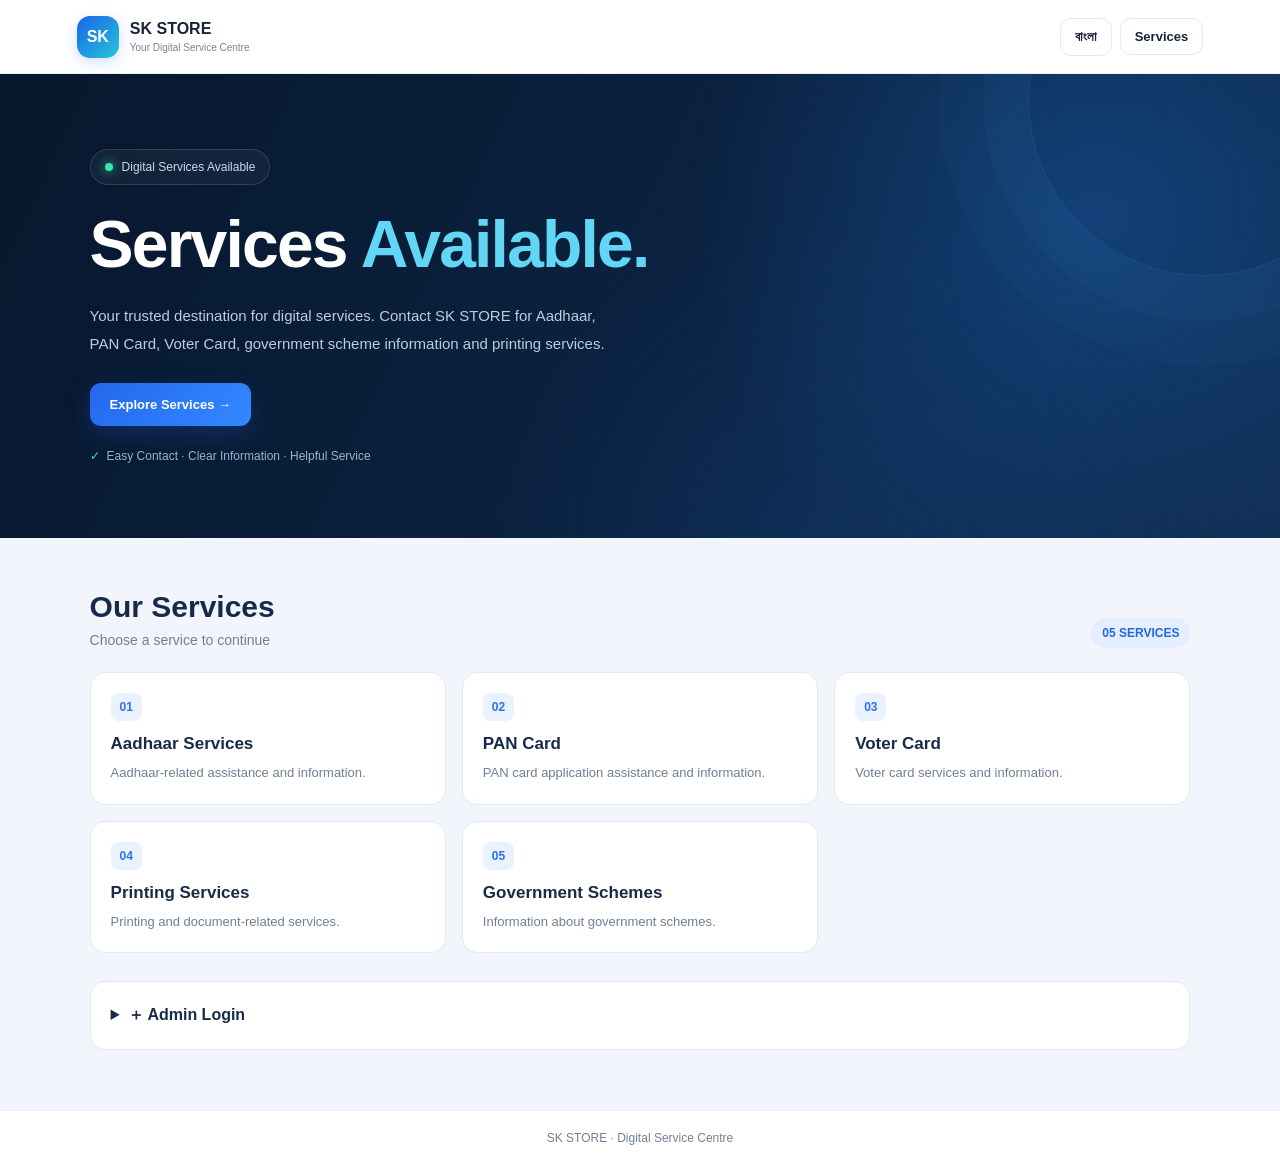
<file: service-list.html>
<!DOCTYPE html>
<html lang="en">
<head>
<meta charset="UTF-8">
<meta name="viewport" content="width=device-width, initial-scale=1.0">
<meta name="theme-color" content="#0b1d36">
<title>SK STORE | Digital Services</title>
<style>
:root{--navy:#091a31;--blue:#2875ee;--cyan:#62d7f5;--ink:#172b49;--muted:#6f7f95;--pale:#f2f6fc;--line:#e0e8f3}
*{box-sizing:border-box;margin:0;padding:0}body{font-family:Arial,Helvetica,sans-serif;color:#fff;background:#fff}a{color:inherit;text-decoration:none}
.navbar{height:74px;padding:0 6%;display:flex;align-items:center;justify-content:space-between;background:#fff;border-bottom:1px solid #edf0f5;gap:12px}.brand{display:flex;align-items:center;gap:11px;color:#172337}.logo{width:42px;height:42px;border-radius:13px;display:grid;place-items:center;color:#fff;font-weight:800;background:linear-gradient(135deg,#1764e8,#28c5db);box-shadow:0 4px 15px #1764e833}.brand-name{font-size:16px;font-weight:800}.brand-sub{font-size:10px;color:#7b8494;margin-top:4px}.nav-actions{display:flex;gap:8px;align-items:center}.nav-btn{padding:10px 14px;border:1px solid #e5e9f0;border-radius:11px;background:white;color:#182337;font-size:13px;font-weight:700;cursor:pointer}
.hero{min-height:440px;padding:75px 7%;display:flex;align-items:center;position:relative;overflow:hidden;background:radial-gradient(circle at 85% 30%,#1866be66,transparent 35%),radial-gradient(circle at 65% 100%,#1556a033,transparent 35%),linear-gradient(115deg,#07172d,#0b2342 58%,#102e53)}.hero:before{content:"";position:absolute;width:350px;height:350px;border:1px solid #64b4ff22;border-radius:50%;right:-100px;top:-150px;box-shadow:0 0 0 45px #64b4ff08,0 0 0 90px #64b4ff05}.hero-content{position:relative;max-width:720px}.eyebrow{display:inline-flex;align-items:center;gap:9px;padding:10px 14px;margin-bottom:23px;border:1px solid #ffffff20;border-radius:30px;background:#ffffff0b;color:#c9d8ee;font-size:12px}.dot{width:8px;height:8px;border-radius:50%;background:#38e6b0;box-shadow:0 0 12px #38e6b0}h1{font-size:clamp(42px,6vw,66px);line-height:1.12;letter-spacing:-1.8px;margin-bottom:20px;font-weight:800}h1 span{color:var(--cyan)}.description{max-width:520px;color:#bdcce0;font-size:15px;line-height:1.85;margin-bottom:26px}.primary,.secondary{display:inline-flex;align-items:center;justify-content:center;padding:14px 20px;border-radius:11px;font-size:13px;font-weight:700;cursor:pointer}.primary{background:linear-gradient(135deg,#2468ed,#3289ff);color:white;box-shadow:0 8px 25px #2563eb3d}.secondary{margin-left:8px;color:white;background:#ffffff12;border:1px solid #ffffff30}.note{margin-top:23px;color:#9fb2ca;font-size:12px}.note span{color:#43e3b0;margin-right:7px}
.services{background:var(--pale);color:var(--ink);padding:52px 7% 60px;min-height:300px}.section-top{display:flex;align-items:end;justify-content:space-between;gap:15px;margin-bottom:24px}.section-top h2{font-size:30px;margin-bottom:8px}.section-top p{font-size:14px;color:var(--muted)}.count{font-size:12px;color:#2468db;font-weight:700;background:#e4eeff;padding:8px 11px;border-radius:20px;white-space:nowrap}.service-list{display:grid;grid-template-columns:repeat(3,minmax(0,1fr));gap:16px}.service-card{min-width:0;background:white;border:1px solid var(--line);border-radius:15px;padding:20px;transition:transform .2s,box-shadow .2s}.service-card:hover{transform:translateY(-3px);box-shadow:0 10px 28px #152d4d12}.service-number{display:inline-block;color:#2875ee;background:#eaf1ff;border-radius:8px;padding:7px 9px;font-size:12px;font-weight:800}.service-card h3{font-size:17px;margin:13px 0 8px;overflow-wrap:anywhere}.service-card p{color:var(--muted);font-size:13px;line-height:1.65;overflow-wrap:anywhere}.service-link{display:inline-block;color:#2165dc;font-size:13px;font-weight:700;margin-top:14px;overflow-wrap:anywhere}
.admin{margin-top:28px;padding:20px;background:#fff;border:1px solid var(--line);border-radius:15px}.admin summary{cursor:pointer;font-weight:700;color:var(--ink);padding:3px 0}.admin-help{font-size:13px;color:var(--muted);margin:10px 0 16px;line-height:1.6}.form-grid{display:grid;grid-template-columns:repeat(2,minmax(0,1fr));gap:12px}.field{display:flex;flex-direction:column;gap:6px}.field label{font-size:12px;font-weight:700;color:#52647c}.field input,.field textarea{width:100%;border:1px solid #dce4ef;border-radius:9px;padding:11px 12px;font:inherit;font-size:14px;color:var(--ink);background:#fff}.field textarea{resize:vertical;min-height:70px}.wide{grid-column:1/-1}.form-actions{display:flex;gap:10px;flex-wrap:wrap;margin-top:14px}.action-btn{border:0;border-radius:9px;padding:11px 15px;font-size:13px;font-weight:700;cursor:pointer}.save{background:#2468ed;color:#fff}.reset{background:#edf2f8;color:#31445e}.delete-btn{border:0;background:#fff0f0;color:#b42318;border-radius:8px;padding:7px 9px;cursor:pointer;font-weight:700;margin-top:12px;font-size:12px}.empty{color:var(--muted);background:#fff;border:1px dashed #cbd7e7;padding:22px;border-radius:12px}
.admin-login{margin-top:14px;padding:16px;border:1px solid #e0e8f3;border-radius:12px;background:#f8faff}.login-row{display:flex;gap:10px;flex-wrap:wrap;align-items:center}.login-row input{flex:1;min-width:180px;border:1px solid #dce4ef;border-radius:9px;padding:11px 12px;font:inherit;font-size:14px;color:var(--ink);background:#fff}.login-message{font-size:13px;margin-top:10px;color:#b42318}.logout-btn{border:0;border-radius:9px;padding:9px 12px;background:#edf2f8;color:#31445e;font-weight:700;cursor:pointer}
footer{text-align:center;padding:20px;background:#fff;color:#718096;font-size:12px;border-top:1px solid #edf0f5}
@media(max-width:760px){.navbar{height:68px;padding:0 17px}.logo{width:38px;height:38px}.brand-name{font-size:14px}.brand-sub{font-size:9px}.nav-btn{padding:9px 10px;font-size:12px}.hero{min-height:420px;padding:58px 23px}h1{font-size:clamp(39px,10vw,53px);letter-spacing:-1.2px}.description{font-size:14px}.services{padding:40px 20px}.service-list{grid-template-columns:repeat(2,minmax(0,1fr));gap:11px}.service-card{padding:15px}.service-card h3{font-size:15px}.section-top h2{font-size:26px}.form-grid{grid-template-columns:1fr}.wide{grid-column:auto}}
@media(max-width:360px){.brand-sub{display:none}.service-list{grid-template-columns:1fr}.secondary{margin-left:0}.hero .secondary{margin-top:10px}}
</style>
</head>
<body>
<header class="navbar">
  <a class="brand" href="#home" aria-label="SK STORE home"><div class="logo">SK</div><div><div class="brand-name">SK STORE</div><div class="brand-sub" data-en="Your Digital Service Centre" data-bn="আপনার ডিজিটাল পরিষেবা কেন্দ্র">Your Digital Service Centre</div></div></a>
  <div class="nav-actions"><button class="nav-btn" id="languageBtn" type="button">বাংলা</button><a class="nav-btn" href="#services" data-en="Services" data-bn="পরিষেবা">Services</a></div>
</header>
<main>
<section class="hero" id="home">
  <div class="hero-content">
    <div class="eyebrow"><span class="dot"></span><span id="eyebrowText">Digital Services Available</span></div>
    <h1 id="heroTitle">Services <span>Available.</span></h1>
    <p class="description" id="heroDescription">Your trusted destination for digital services. Contact SK STORE for Aadhaar, PAN Card, Voter Card, government scheme information and printing services.</p>
    <a href="#services" class="primary" id="exploreBtn">Explore Services →</a>
    <div class="note" id="heroNote"><span>✓</span>Easy Contact · Clear Information · Helpful Service</div>
  </div>
</section>
<section class="services" id="services">
  <div class="section-top"><div><h2 id="servicesTitle">Our Services</h2><p id="servicesSubtitle">Choose a service to continue</p></div><div class="count" id="serviceCount">05 SERVICES</div></div>
  <div class="service-list" id="serviceList"></div>
  <details class="admin" id="adminPanel">
    <summary id="adminSummary">＋ Admin Login</summary>
    <div class="admin-login" id="adminLoginBox">
      <p class="admin-help" id="loginHelp">Admin login is required to add or remove services.</p>
      <div class="login-row">
        <input id="adminPasswordInput" type="password" autocomplete="current-password" placeholder="Enter admin password" aria-label="Admin password">
        <button class="action-btn save" type="button" id="loginBtn">Admin Login</button>
      </div>
      <p class="login-message" id="loginMessage" role="status"></p>
    </div>
    <div id="adminTools" hidden>
      <p class="admin-help" id="adminHelp">Add services one by one here. They will be saved in this browser on this device. For a public website, use a database/admin system to share changes across devices.</p>
      <button type="button" class="logout-btn" id="logoutBtn">Log out</button>
      <form id="serviceForm">
        <div class="form-grid">
          <div class="field"><label for="nameEn">Service name (English)</label><input id="nameEn" required maxlength="100" placeholder="e.g. Banking Services"></div>
          <div class="field"><label for="nameBn">পরিষেবার নাম (বাংলা)</label><input id="nameBn" required maxlength="100" placeholder="যেমন: ব্যাংকিং পরিষেবা"></div>
          <div class="field"><label for="descEn">Description (English)</label><textarea id="descEn" maxlength="300" placeholder="Short service description"></textarea></div>
          <div class="field"><label for="descBn">বিবরণ (বাংলা)</label><textarea id="descBn" maxlength="300" placeholder="পরিষেবার সংক্ষিপ্ত বিবরণ"></textarea></div>
          <div class="field wide"><label for="serviceUrl">Service link (optional)</label><input id="serviceUrl" type="url" placeholder="https://example.com/service"></div>
        </div>
        <div class="form-actions"><button class="action-btn save" type="submit" id="saveBtn">Add service</button><button class="action-btn reset" type="reset" id="clearBtn">Clear form</button></div>
        <p id="formMessage" role="status" style="margin-top:12px;font-size:13px;color:#28734a"></p>
      </form>
    </div>
  </details>
</section>
</main>
<footer id="footerText">SK STORE · Digital Service Centre</footer>
<script>
const ADMIN_PASSWORD = "9732001899@";
const starterServices = [
 {en:"Aadhaar Services",bn:"আধার পরিষেবা",descEn:"Aadhaar-related assistance and information.",descBn:"আধার সংক্রান্ত সহায়তা ও তথ্য।",url:""},
 {en:"PAN Card",bn:"প্যান কার্ড",descEn:"PAN card application assistance and information.",descBn:"প্যান কার্ড আবেদন সংক্রান্ত সহায়তা ও তথ্য।",url:""},
 {en:"Voter Card",bn:"ভোটার কার্ড",descEn:"Voter card services and information.",descBn:"ভোটার কার্ড সংক্রান্ত পরিষেবা ও তথ্য।",url:""},
 {en:"Printing Services",bn:"প্রিন্টিং পরিষেবা",descEn:"Printing and document-related services.",descBn:"প্রিন্টিং ও নথি সংক্রান্ত পরিষেবা।",url:""},
 {en:"Government Schemes",bn:"সরকারি প্রকল্প",descEn:"Information about government schemes.",descBn:"সরকারি প্রকল্প সম্পর্কে তথ্য।",url:""}
];
let language = "en";
let isAdminLoggedIn = false;
let services = starterServices.map(s=>({...s}));
try { const saved=localStorage.getItem("skStoreServicesV1"); if(saved){const parsed=JSON.parse(saved);if(Array.isArray(parsed))services=parsed;} } catch(e) {}
const $=id=>document.getElementById(id);
function saveServices(){try{localStorage.setItem("skStoreServicesV1",JSON.stringify(services));}catch(e){}}
function makeText(tag, text, className){const el=document.createElement(tag);el.textContent=text;if(className)el.className=className;return el;}
function updateAdminView(){
 $("adminLoginBox").hidden=isAdminLoggedIn;
 $("adminTools").hidden=!isAdminLoggedIn;
 $("adminSummary").textContent=language==="bn"?(isAdminLoggedIn?"＋ পরিষেবা পরিচালনা":"＋ অ্যাডমিন লগইন"):(isAdminLoggedIn?"＋ Manage Services":"＋ Admin Login");
 document.querySelectorAll(".delete-btn").forEach(btn=>btn.hidden=!isAdminLoggedIn);
}
function renderServices(){
 const list=$("serviceList");list.replaceChildren();
 services.forEach((s,i)=>{
  const card=document.createElement("article");card.className="service-card";
  card.append(makeText("span",String(i+1).padStart(2,"0"),"service-number"));
  card.append(makeText("h3",language==="bn"?s.bn:s.en));
  const desc=language==="bn"?s.descBn:s.descEn;if(desc)card.append(makeText("p",desc));
  if(s.url && /^https?:\/\//i.test(s.url)){const a=makeText("a",language==="bn"?"বিস্তারিত দেখুন →":"View details →","service-link");a.href=s.url;a.target="_blank";a.rel="noopener noreferrer";card.append(a);}
  if(isAdminLoggedIn){const del=makeText("button",language==="bn"?"মুছে ফেলুন":"Remove service","delete-btn");del.type="button";del.addEventListener("click",()=>{if(confirm(language==="bn"?"এই পরিষেবাটি মুছে ফেলবেন?":"Remove this service?")){services.splice(i,1);saveServices();renderServices();}});card.append(del);}
  list.append(card);
 });
 if(!services.length)list.append(makeText("div",language==="bn"?"এখনও কোনও পরিষেবা যোগ করা হয়নি। নিচের ফর্ম ব্যবহার করুন।":"No services yet. Use the form below to add one.","empty"));
 $("serviceCount").textContent=language==="bn"?`${services.length}টি পরিষেবা`:`${String(services.length).padStart(2,"0")} SERVICES`;
 $("servicesTitle").textContent=language==="bn"?"আমাদের পরিষেবা":"Our Services";
 $("servicesSubtitle").textContent=language==="bn"?"পরিষেবা বেছে নিন":"Choose a service to continue";
 $("adminHelp").textContent=language==="bn"?"এখানে একে একে পরিষেবা যোগ করুন। এই ব্রাউজার ও ডিভাইসে সেভ থাকবে। অন্য ডিভাইসেও দেখাতে হলে ওয়েবসাইটে ডেটাবেস/অ্যাডমিন সিস্টেম লাগবে।":"Add services one by one here. They will be saved in this browser on this device. For a public website, use a database/admin system to share changes across devices.";
 $("saveBtn").textContent=language==="bn"?"পরিষেবা যোগ করুন":"Add service";
 $("clearBtn").textContent=language==="bn"?"ফর্ম পরিষ্কার করুন":"Clear form";
 $("footerText").textContent=language==="bn"?"SK STORE · ডিজিটাল পরিষেবা কেন্দ্র":"SK STORE · Digital Service Centre";
 updateAdminView();
}
function setLanguage(next){language=next;document.documentElement.lang=next;$("languageBtn").textContent=next==="en"?"বাংলা":"English";$("eyebrowText").textContent=next==="bn"?"ডিজিটাল পরিষেবা উপলব্ধ":"Digital Services Available";$("heroTitle").replaceChildren();$("heroTitle").append(document.createTextNode(next==="bn"?"পরিষেবা ":"Services "));$("heroTitle").append(makeText("span",next==="bn"?"উপলব্ধ।":"Available."));$("heroDescription").textContent=next==="bn"?"আধার, প্যান কার্ড, ভোটার কার্ড, সরকারি প্রকল্পের তথ্য এবং প্রিন্টিং পরিষেবার জন্য SK STORE-এ যোগাযোগ করুন।":"Your trusted destination for digital services. Contact SK STORE for Aadhaar, PAN Card, Voter Card, government scheme information and printing services.";$("exploreBtn").textContent=next==="bn"?"পরিষেবা দেখুন →":"Explore Services →";$("heroNote").replaceChildren();$("heroNote").append(makeText("span","✓"));$("heroNote").append(document.createTextNode(next==="bn"?"সহজ যোগাযোগ · পরিষ্কার তথ্য · সহায়ক পরিষেবা":"Easy Contact · Clear Information · Helpful Service"));renderServices();}
$("languageBtn").addEventListener("click",()=>setLanguage(language==="en"?"bn":"en"));
$("loginBtn").addEventListener("click",()=>{
 if($("adminPasswordInput").value===ADMIN_PASSWORD){
  isAdminLoggedIn=true;$("loginMessage").style.color="#28734a";$("loginMessage").textContent=language==="bn"?"অ্যাডমিন লগইন সফল হয়েছে।":"Admin login successful.";
  $("adminPasswordInput").value="";renderServices();
 }else{
  $("loginMessage").style.color="#b42318";$("loginMessage").textContent=language==="bn"?"ভুল পাসওয়ার্ড। আবার চেষ্টা করুন।":"Incorrect password. Please try again.";
 }
});
$("adminPasswordInput").addEventListener("keydown",e=>{if(e.key==="Enter")$("loginBtn").click();});
$("logoutBtn").addEventListener("click",()=>{isAdminLoggedIn=false;$("loginMessage").textContent="";$("adminPasswordInput").value="";renderServices();});
$("serviceForm").addEventListener("submit",e=>{e.preventDefault();if(!isAdminLoggedIn)return;const en=$("nameEn").value.trim(),bn=$("nameBn").value.trim(),url=$("serviceUrl").value.trim();if(!en||!bn)return;if(url&&!/^https?:\/\//i.test(url)){ $("formMessage").textContent=language==="bn"?"লিংকটি https:// দিয়ে শুরু করুন।":"Please enter a link beginning with https:// or http://.";return;}services.push({en,bn,descEn:$("descEn").value.trim(),descBn:$("descBn").value.trim(),url});saveServices();renderServices();e.target.reset();$("formMessage").textContent=language==="bn"?"পরিষেবা যোগ হয়েছে।":"Service added.";});
$("serviceForm").addEventListener("reset",()=>{$("formMessage").textContent="";});
renderServices();
</script>
</body>
</html>
</file>
